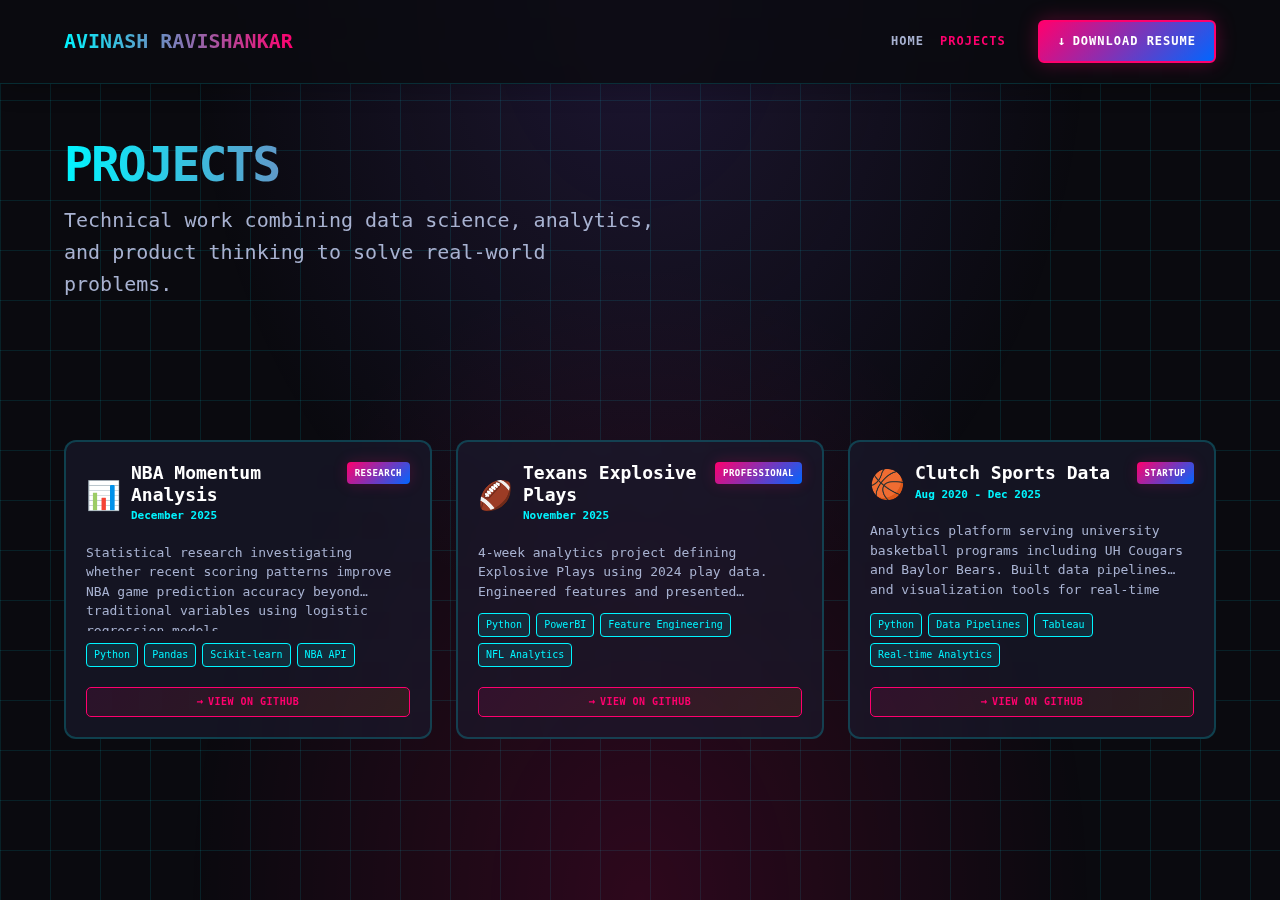
<file: projects.html>
<!DOCTYPE html>
<html lang="en">
<head>
    <meta charset="UTF-8">
    <meta name="viewport" content="width=device-width, initial-scale=1.0">
    <title>Projects | Avinash Ravishankar</title>
    <meta name="description" content="Technical projects and research by Avinash Ravishankar - Data Science, Sports Analytics, and Machine Learning">
    <style>
        * {
            margin: 0;
            padding: 0;
            box-sizing: border-box;
        }

        :root {
            --neon-pink: #ff006e;
            --neon-blue: #00f5ff;
            --neon-purple: #8b5cf6;
            --hot-pink: #ff0080;
            --electric-blue: #0066ff;
            --bg-dark: #0a0a0f;
            --bg-surface: #1a1a2e;
            --text: #ffffff;
            --text-dim: #a8b2d1;
            --grid-color: rgba(0, 245, 255, 0.1);
        }

        @keyframes gridMove {
            0% { transform: translateY(0); }
            100% { transform: translateY(50px); }
        }

        body {
            font-family: -apple-system, BlinkMacSystemFont, 'Segoe UI', 'Roboto', 'Oxygen', 'Ubuntu', monospace;
            background: var(--bg-dark);
            color: var(--text);
            line-height: 1.6;
            overflow-x: hidden;
            position: relative;
        }

        /* Animated grid background */
        body::before {
            content: '';
            position: fixed;
            top: 0;
            left: 0;
            width: 100%;
            height: 100%;
            background-image: 
                linear-gradient(var(--grid-color) 1px, transparent 1px),
                linear-gradient(90deg, var(--grid-color) 1px, transparent 1px);
            background-size: 50px 50px;
            animation: gridMove 20s linear infinite;
            pointer-events: none;
            z-index: 0;
        }

        /* Gradient overlay */
        body::after {
            content: '';
            position: fixed;
            top: 0;
            left: 0;
            width: 100%;
            height: 100%;
            background: radial-gradient(ellipse at top, rgba(139, 92, 246, 0.15) 0%, transparent 50%),
                        radial-gradient(ellipse at bottom, rgba(255, 0, 110, 0.15) 0%, transparent 50%);
            pointer-events: none;
            z-index: 0;
        }

        .container {
            max-width: 1200px;
            margin: 0 auto;
            padding: 0 24px;
            position: relative;
            z-index: 1;
        }

        /* Navigation */
        nav {
            position: fixed;
            top: 0;
            left: 0;
            right: 0;
            background: rgba(10, 10, 15, 0.8);
            backdrop-filter: blur(12px);
            -webkit-backdrop-filter: blur(12px);
            border-bottom: 1px solid rgba(0, 245, 255, 0.15);
            z-index: 1000;
            padding: 20px 0;
            box-shadow: 0 4px 24px rgba(0, 0, 0, 0.2);
        }

        .nav-content {
            max-width: 1200px;
            margin: 0 auto;
            padding: 0 24px;
            display: flex;
            justify-content: space-between;
            align-items: center;
        }

        .nav-logo {
            font-size: 20px;
            font-weight: 700;
            background: linear-gradient(90deg, var(--neon-blue), var(--neon-pink));
            -webkit-background-clip: text;
            -webkit-text-fill-color: transparent;
            background-clip: text;
            text-decoration: none;
        }

        .nav-links {
            display: flex;
            gap: 32px;
            align-items: center;
        }

        .nav-links a {
            color: var(--text-dim);
            text-decoration: none;
            font-size: 14px;
            font-weight: 600;
            text-transform: uppercase;
            letter-spacing: 1px;
            transition: color 0.3s;
        }

        .nav-links a:hover {
            color: var(--neon-blue);
        }

        .nav-links a.active {
            color: var(--neon-pink);
        }

        .nav-resume-btn {
            padding: 9px 18px;
            background: linear-gradient(135deg, var(--neon-pink), var(--electric-blue));
            border: 2px solid var(--neon-pink);
            border-radius: 6px;
            color: white !important;
            text-decoration: none;
            font-size: 12px;
            font-weight: 700;
            text-transform: uppercase;
            letter-spacing: 0.5px;
            transition: all 0.3s;
            box-shadow: 0 0 20px rgba(255, 0, 110, 0.3);
            display: flex;
            align-items: center;
            gap: 6px;
            margin-left: 16px;
        }

        .nav-resume-btn:hover {
            transform: translateY(-2px);
            box-shadow: 0 0 30px rgba(255, 0, 110, 0.6);
        }

        .nav-resume-btn::before {
            content: '↓';
            font-size: 13px;
        }

        /* Hero Section */
        .hero {
            padding: 140px 0 80px;
            text-align: left;
        }

        .hero h1 {
            font-size: 64px;
            font-weight: 900;
            margin-bottom: 16px;
            background: linear-gradient(90deg, var(--neon-blue), var(--neon-pink), var(--neon-purple));
            -webkit-background-clip: text;
            -webkit-text-fill-color: transparent;
            background-clip: text;
            letter-spacing: -2px;
            line-height: 1;
        }

        .hero p {
            font-size: 20px;
            color: var(--text-dim);
            max-width: 600px;
        }

        /* Project Grid */
        .projects-section {
            padding: 60px 0 100px;
        }

        .projects-grid {
            display: grid;
            grid-template-columns: repeat(auto-fill, minmax(280px, 1fr));
            gap: 24px;
        }

        .project-showcase {
            background: rgba(26, 26, 46, 0.6);
            border: 2px solid rgba(0, 245, 255, 0.2);
            border-radius: 12px;
            overflow: hidden;
            transition: all 0.3s;
            backdrop-filter: blur(10px);
            position: relative;
            cursor: pointer;
            text-decoration: none;
            color: inherit;
            display: flex;
            flex-direction: column;
            height: 100%;
        }

        .project-showcase::before {
            content: '';
            position: absolute;
            top: 0;
            left: 0;
            right: 0;
            height: 3px;
            background: linear-gradient(90deg, var(--neon-pink), var(--neon-blue), var(--neon-purple));
            transform: scaleX(0);
            transition: transform 0.3s;
        }

        .project-showcase:hover::before {
            transform: scaleX(1);
        }

        .project-showcase:hover {
            border-color: var(--neon-blue);
            transform: translateY(-4px);
            box-shadow: 0 0 30px rgba(0, 245, 255, 0.3),
                        0 20px 40px rgba(0, 0, 0, 0.4);
        }

        .project-content {
            padding: 20px;
            display: flex;
            flex-direction: column;
            gap: 12px;
            flex-grow: 1;
        }

        .project-header {
            display: flex;
            justify-content: space-between;
            align-items: start;
            gap: 8px;
        }

        .project-title-wrapper {
            display: flex;
            align-items: center;
            gap: 10px;
            flex-grow: 1;
        }

        .project-emoji {
            font-size: 28px;
            flex-shrink: 0;
        }

        .project-title {
            font-size: 18px;
            color: var(--text);
            font-weight: 700;
            margin-bottom: 2px;
            line-height: 1.2;
        }

        .project-year {
            font-size: 11px;
            color: var(--neon-blue);
            font-weight: 600;
            margin-bottom: 6px;
        }

        .project-badge {
            padding: 4px 8px;
            background: linear-gradient(135deg, var(--neon-pink), var(--electric-blue));
            border-radius: 4px;
            font-size: 9px;
            color: white;
            font-weight: 700;
            text-transform: uppercase;
            letter-spacing: 0.5px;
            box-shadow: 0 0 15px rgba(255, 0, 110, 0.2);
            flex-shrink: 0;
        }

        .project-description {
            color: var(--text-dim);
            font-size: 13px;
            line-height: 1.5;
            flex-grow: 1;
            display: -webkit-box;
            -webkit-line-clamp: 3;
            -webkit-box-orient: vertical;
            overflow: hidden;
        }

        .tech-stack {
            display: flex;
            flex-wrap: wrap;
            gap: 6px;
            margin-top: auto;
        }

        .tech-tag {
            padding: 3px 7px;
            border-radius: 4px;
            font-size: 10px;
            font-weight: 500;
            background: rgba(0, 245, 255, 0.1);
            border: 1px solid var(--neon-blue);
            color: var(--neon-blue);
        }

        .github-button {
            margin-top: 8px;
            padding: 5px 10px;
            background: linear-gradient(135deg, rgba(255, 0, 110, 0.1), rgba(255, 128, 0, 0.1));
            border: 1.5px solid var(--neon-pink);
            border-radius: 5px;
            color: var(--neon-pink);
            font-size: 10px;
            font-weight: 700;
            text-transform: uppercase;
            letter-spacing: 0.5px;
            display: flex;
            align-items: center;
            justify-content: center;
            gap: 4px;
            transition: all 0.3s;
        }

        .github-button::before {
            content: '→';
            font-size: 11px;
            transition: transform 0.3s;
        }

        .project-showcase:hover .github-button {
            background: linear-gradient(135deg, var(--neon-pink), var(--hot-pink));
            color: white;
            box-shadow: 0 0 15px var(--neon-pink);
            border-color: var(--hot-pink);
        }

        .project-showcase:hover .github-button::before {
            transform: translateX(3px);
        }

        /* Mobile Responsive */
        @media (max-width: 968px) {
            .nav-links {
                gap: 16px;
            }

            .nav-links a {
                font-size: 12px;
            }

            .nav-resume-btn {
                font-size: 11px;
                padding: 8px 14px;
            }

            .projects-grid {
                grid-template-columns: 1fr;
            }
        }

            .project-image {
                width: 100%;
                height: 250px;
                border-right: none;
                border-bottom: 2px solid rgba(139, 92, 246, 0.3);
            }

            .hero h1 {
                font-size: 48px;
            }

            .project-stats {
                flex-wrap: wrap;
                gap: 20px;
            }

            .nav-links {
                gap: 16px;
            }

            .nav-links a {
                font-size: 12px;
            }
        }

        @media (max-width: 640px) {
            .hero h1 {
                font-size: 36px;
            }

            .project-content {
                padding: 24px;
            }

            .project-title {
                font-size: 24px;
            }

            .project-links {
                flex-direction: column;
            }
        }
    </style>
</head>
<body>
    <nav>
        <div class="nav-content">
            <a href="index.html" class="nav-logo">AVINASH RAVISHANKAR</a>
            <div class="nav-links">
                <a href="index.html">Home</a>
                <a href="projects.html" class="active">Projects</a>
                <a href="Avi_Resume.pdf" download class="nav-resume-btn">Download Resume</a>
            </div>
        </div>
    </nav>

    <div class="container">
        <section class="hero">
            <h1>PROJECTS</h1>
            <p>Technical work combining data science, analytics, and product thinking to solve real-world problems.</p>
        </section>

        <section class="projects-section">
            <div class="projects-grid">
                <!-- NBA Momentum Analysis - Dec 2025 (Most Recent) -->
                <a href="https://github.com/epochzeroavi" target="_blank" class="project-showcase">
                    <div class="project-content">
                        <div class="project-header">
                            <div class="project-title-wrapper">
                                <span class="project-emoji">📊</span>
                                <div>
                                    <h2 class="project-title">NBA Momentum Analysis</h2>
                                    <div class="project-year">December 2025</div>
                                </div>
                            </div>
                            <span class="project-badge">Research</span>
                        </div>
                        <p class="project-description">
                            Statistical research investigating whether recent scoring patterns improve NBA game 
                            prediction accuracy beyond traditional variables using logistic regression models.
                        </p>
                        <div class="tech-stack">
                            <span class="tech-tag">Python</span>
                            <span class="tech-tag">Pandas</span>
                            <span class="tech-tag">Scikit-learn</span>
                            <span class="tech-tag">NBA API</span>
                        </div>
                        <div class="github-button">View on GitHub</div>
                    </div>
                </a>

                <!-- Texans Explosive Plays - Nov 2025 -->
                <a href="https://github.com/epochzeroavi" target="_blank" class="project-showcase">
                    <div class="project-content">
                        <div class="project-header">
                            <div class="project-title-wrapper">
                                <span class="project-emoji">🏈</span>
                                <div>
                                    <h2 class="project-title">Texans Explosive Plays</h2>
                                    <div class="project-year">November 2025</div>
                                </div>
                            </div>
                            <span class="project-badge">Professional</span>
                        </div>
                        <p class="project-description">
                            4-week analytics project defining Explosive Plays using 2024 play data. Engineered features 
                            and presented actionable recommendations to football operations staff.
                        </p>
                        <div class="tech-stack">
                            <span class="tech-tag">Python</span>
                            <span class="tech-tag">PowerBI</span>
                            <span class="tech-tag">Feature Engineering</span>
                            <span class="tech-tag">NFL Analytics</span>
                        </div>
                        <div class="github-button">View on GitHub</div>
                    </div>
                </a>

                <!-- Clutch Sports Data - Aug 2020 to Dec 2025 -->
                <a href="https://github.com/epochzeroavi" target="_blank" class="project-showcase">
                    <div class="project-content">
                        <div class="project-header">
                            <div class="project-title-wrapper">
                                <span class="project-emoji">🏀</span>
                                <div>
                                    <h2 class="project-title">Clutch Sports Data</h2>
                                    <div class="project-year">Aug 2020 - Dec 2025</div>
                                </div>
                            </div>
                            <span class="project-badge">Startup</span>
                        </div>
                        <p class="project-description">
                            Analytics platform serving university basketball programs including UH Cougars and Baylor Bears. 
                            Built data pipelines and visualization tools for real-time game insights.
                        </p>
                        <div class="tech-stack">
                            <span class="tech-tag">Python</span>
                            <span class="tech-tag">Data Pipelines</span>
                            <span class="tech-tag">Tableau</span>
                            <span class="tech-tag">Real-time Analytics</span>
                        </div>
                        <div class="github-button">View on GitHub</div>
                    </div>
                </a>
            </div>
        </section>
    </div>
</body>
</html>
</file>
